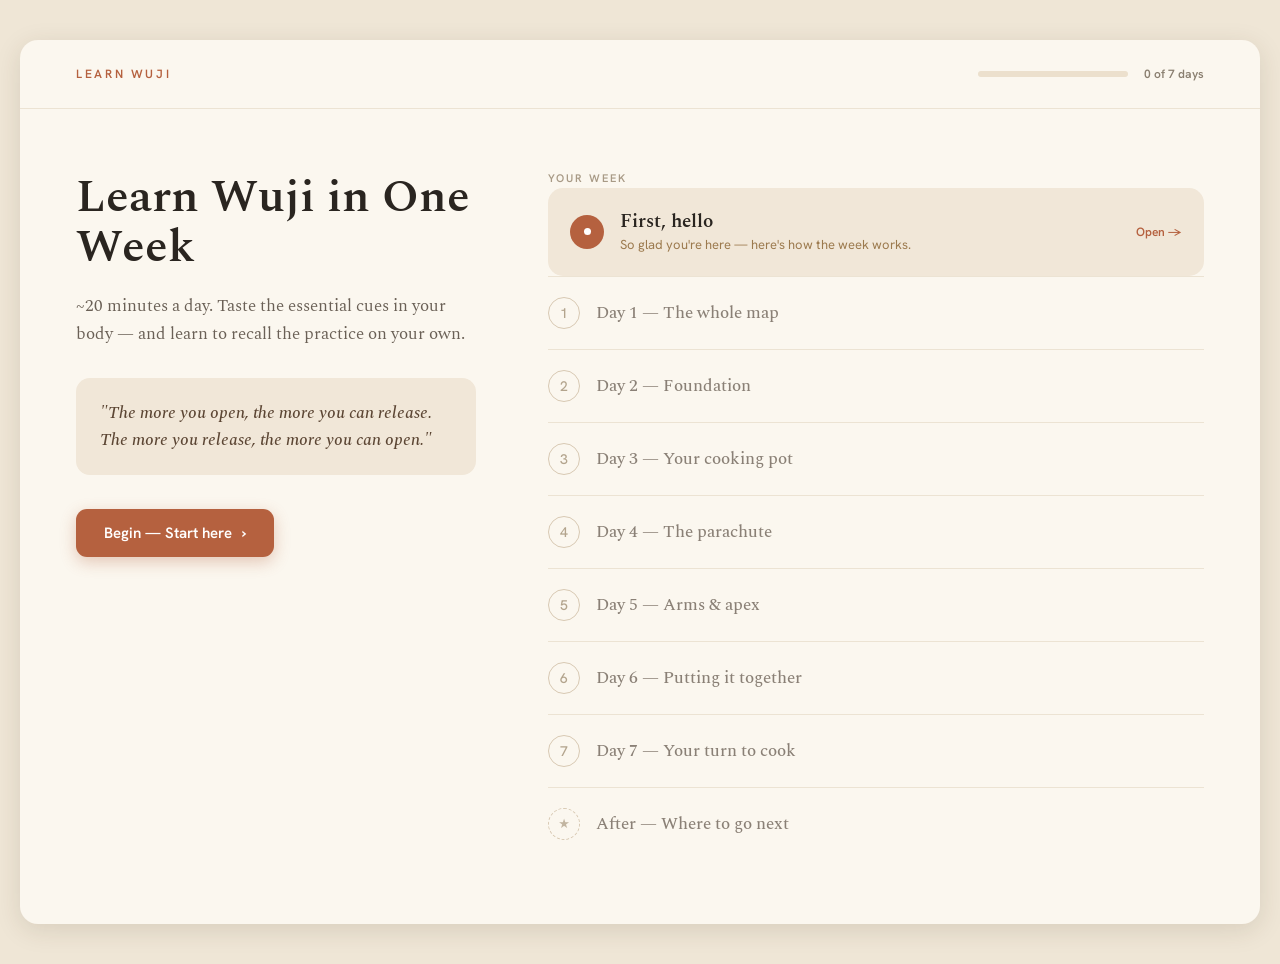
<file: index.html>
<!DOCTYPE html>
<html lang="en">
<head>
  <meta charset="utf-8">
  <meta name="viewport" content="width=device-width, initial-scale=1">
  <title>Learn Wuji in One Week</title>
  <link rel="preconnect" href="https://fonts.googleapis.com">
  <link rel="preconnect" href="https://fonts.gstatic.com" crossorigin>
  <link href="https://fonts.googleapis.com/css2?family=Spectral:ital,wght@0,400;0,500;0,600;1,400;1,500&family=Hanken+Grotesk:wght@300;400;500;600;700&family=Spline+Sans+Mono:wght@400;500;600&display=swap" rel="stylesheet">
  <link rel="stylesheet" href="styles.css">
</head>
<body>
  <main id="app" class="screen"></main>
  <script src="course-data.js"></script>
  <script src="app.js"></script>
</body>
</html>
</file>
<file: styles.css>
/* ============================================================
   Learn Wuji in One Week — v1 site
   Recreated from "Wuji Final — Structure 3" design handoff.
   Tokens are the spec; layout reflows mobile (<720px) → desktop.
   ============================================================ */

:root {
  /* Color tokens */
  --clay:   #B5613F;   /* primary accent */
  --clay-hover: #A4542F;
  --cocoa:  #5C4634;   /* deep accent */
  --ink:    #2A2520;   /* player bg, primary heading */
  --sand:   #F1E7D8;   /* warm panel */
  --paper:  #FBF7EF;   /* screen / card bg */
  --white:  #FFFFFF;
  --hairline: #ECE3D3;
  --hairline-solid: #D8C9B3;
  --hairline-sand: #E3D3BA;
  --wash:   #F6ECDC;   /* highlighted-script wash */
  --done-circle: #E7D9C5;
  --track-light: #ECE0CD;

  /* text */
  --t-heading: #2A2520;
  --t-body:    #3A352E;
  --t-body-2:  #5A5249;
  --t-secondary: #6A6056;
  --t-muted:   #8A8076;
  --t-muted-2: #9C7A4E;
  --t-faint:   #B3A48D;
  --t-faint-2: #BBAE9B;
  --t-faint-3: #C2B5A1;

  /* player on dark */
  --p-muted: #C69A78;
  --p-track: #4A3F35;
  --p-title: #F6ECDC;

  --eyebrow: #A89A86;

  /* type */
  --serif: 'Spectral', Georgia, serif;
  --sans: 'Hanken Grotesk', system-ui, sans-serif;
  --mono: 'Spline Sans Mono', ui-monospace, monospace;

  /* shadow */
  --sh-card: 0 6px 26px rgba(60,45,25,.13);
  --sh-play: 0 4px 13px rgba(181,97,63,.40);
  --sh-btn:  0 5px 16px rgba(181,97,63,.32);
}

* { box-sizing: border-box; }

html, body {
  margin: 0;
  background: #efe6d6;            /* canvas behind the card */
  color: var(--t-body);
  font-family: var(--sans);
  -webkit-font-smoothing: antialiased;
  text-rendering: optimizeLegibility;
}

/* The screen card */
.screen {
  display: block;
  background: var(--paper);
  min-height: 100vh;
}

/* Generic helpers */
.eyebrow {
  font: 600 11px/1 var(--sans);
  letter-spacing: .18em;
  text-transform: uppercase;
  color: var(--eyebrow);
}
.eyebrow.clay { color: var(--clay); letter-spacing: .2em; }
/* .only-mobile keeps its natural display on mobile; hidden at desktop (media query). */

a { color: inherit; text-decoration: none; }
button { font-family: inherit; cursor: pointer; border: none; background: none; }

em { font-style: italic; }
strong { font-weight: 600; }

/* ======================= HOME ======================= */

.home-wrap { padding: 34px 26px 30px; }

.home-eyebrow { letter-spacing: .22em; color: var(--clay); }

.home-h1 {
  font: 600 30px/1.14 var(--serif);
  margin: 14px 0 0;
  color: var(--t-heading);
}
.home-intro {
  font: 400 15px/1.65 var(--serif);
  color: var(--t-secondary);
  margin: 13px 0 0;
}
.quote-panel {
  margin: 24px 0 0;
  padding: 18px 20px;
  background: var(--sand);
  border-radius: 13px;
}
.quote-panel p {
  font: 500 16px/1.55 var(--serif);
  font-style: italic;
  color: var(--cocoa);
  margin: 0;
}

.progress-row {
  display: flex;
  align-items: center;
  gap: 13px;
  margin: 26px 0 0;
}
.progress-track {
  flex: 1;
  height: 6px;
  border-radius: 3px;
  background: var(--track-light);
  overflow: hidden;
}
.progress-fill { height: 100%; background: var(--clay); border-radius: 3px; }
.progress-label {
  font: 600 12px/1 var(--sans);
  color: #8A7F70;
  white-space: nowrap;
}

.week-eyebrow { margin: 32px 0 6px; }

/* week list */
.week-list { margin: 0; }
.row {
  display: flex;
  align-items: center;
  gap: 15px;
  padding: 17px 0;
  border-top: 1px solid var(--hairline);
  width: 100%;
  text-align: left;
  cursor: pointer;
}
.row:first-child { border-top: none; }
.row .circle {
  width: 30px; height: 30px;
  border-radius: 50%;
  display: flex; align-items: center; justify-content: center;
  flex: 0 0 auto;
  font: 600 14px/1 var(--sans);
}
.row .title { flex: 1; font: 500 16px/1.3 var(--serif); }

.row.completed .circle { background: var(--done-circle); color: var(--t-muted-2); }
.row.completed .title  { color: var(--t-body-2); }

.row.upcoming .circle  { border: 1px solid var(--hairline-solid); color: var(--t-faint); font-weight: 500; }
.row.upcoming .title   { color: var(--t-muted); }

.row.after .circle { border: 1px dashed var(--hairline-solid); color: var(--t-faint-3); font-weight: 500; font-size: 13px; }
.row.after .title  { color: var(--t-muted); }

/* active row = sand panel */
.row.active {
  background: var(--sand);
  border-radius: 14px;
  border-top: none;
  padding: 18px 16px;
  margin-top: 3px;
}
.row.active + .row { border-top: 1px solid var(--hairline); }
.row.active .circle { width: 32px; height: 32px; background: var(--clay); color: #fff; }
/* quiet "you are here" dot for active rows with no day number (e.g. Start here) */
.row.active .circle .adot { display: block; width: 7px; height: 7px; border-radius: 50%; background: #fff; }
.row.active .title  { font: 600 17px/1.25 var(--serif); color: var(--t-heading); }
.row.active .subtitle {
  font: 400 12.5px/1.3 var(--sans);
  color: var(--t-muted-2);
  margin-top: 3px;
}
.row .today {
  font: 600 12px/1 var(--sans);
  color: var(--clay);
  white-space: nowrap;
  flex: 0 0 auto;
}
.row:hover .title { color: var(--clay); }
.row.active:hover { filter: brightness(.985); }

/* desktop top bar (shared) — hidden on mobile */
.topbar {
  display: none;
  align-items: center;
  justify-content: space-between;
  padding: 28px 56px;
  border-bottom: 1px solid var(--hairline);
}
.topbar .wordmark { letter-spacing: .22em; color: var(--clay); font: 600 12px/1 var(--sans); text-transform: uppercase; }
.topbar .right { display: flex; align-items: center; gap: 16px; }
.topbar .progress-track { width: 150px; flex: 0 0 auto; }
.topbar .dayof { font: 500 13px/1 var(--sans); color: var(--eyebrow); }

/* back link (shared by topbar + mobile) — padded hit area, clear hover */
.backlink {
  display: inline-flex;
  align-items: center;
  font: 600 13px/1 var(--sans);
  color: var(--clay);
  cursor: pointer;
  padding: 7px 10px;
  margin: -7px -10px;     /* keep visual position; enlarge clickable area */
  border-radius: 8px;
}
.backlink:hover { color: var(--clay-hover); background: var(--sand); }
.lesson-top-mobile .backlink { font-size: 12px; }

/* primary button */
.btn-primary {
  display: inline-flex;
  align-items: center;
  gap: 10px;
  font: 600 15px/1 var(--sans);
  color: #fff;
  background: var(--clay);
  padding: 16px 28px;
  border-radius: 11px;
  box-shadow: var(--sh-btn);
  margin-top: 34px;
}
.btn-primary:hover { background: var(--clay-hover); }
.btn-primary .chev { font-size: 16px; }
/* the home "Continue" button is desktop-only */
.btn-primary.continue { display: none; }

/* ======================= LESSON ======================= */

.lesson-top-mobile {
  display: flex;
  align-items: center;
  justify-content: space-between;
  padding: 26px 26px 0;
  font: 500 12px/1 var(--sans);
  color: var(--eyebrow);
}
.lesson-top-mobile .backlink { color: var(--clay); font-weight: 600; }

.lesson-head { padding: 20px 26px 0; }
.lesson-h1 {
  font: 600 29px/1.12 var(--serif);
  margin: 11px 0 0;
  color: var(--t-heading);
}
.lesson-oneliner {
  font: 400 15px/1.55 var(--serif);
  font-style: italic;
  color: var(--t-secondary);
  margin: 9px 0 0;
}

/* player */
.player {
  margin: 22px 26px 0;
  padding: 15px 18px;
  background: var(--ink);
  border-radius: 16px;
  display: flex;
  align-items: center;
  gap: 14px;
}
.player .playbtn {
  width: 50px; height: 50px;
  border-radius: 50%;
  background: var(--clay);
  display: flex; align-items: center; justify-content: center;
  flex: 0 0 auto;
  box-shadow: var(--sh-play);
}
.player .playbtn:hover { background: var(--clay-hover); }
.player .bars { display: flex; gap: 4px; }
.player .bars i { width: 4.5px; height: 18px; background: #fff; border-radius: 2px; display: block; }
.player .triangle {
  width: 0; height: 0;
  border-left: 16px solid #fff;
  border-top: 10px solid transparent;
  border-bottom: 10px solid transparent;
  margin-left: 4px;
}
.player .meta { flex: 1; min-width: 0; }
.player .now {
  font: 600 10px/1 var(--sans);
  letter-spacing: .14em;
  color: var(--p-muted);
  margin-bottom: 6px;
  text-transform: uppercase;
}
.player .track-title { font: 600 16px/1.2 var(--serif); color: var(--p-title); }
.player .scrub { display: flex; align-items: center; gap: 8px; margin-top: 9px; }
.player .ptrack {
  flex: 1; height: 3px;
  border-radius: 2px;
  background: var(--p-track);
  position: relative;
}
.player .pfill { width: 0; height: 100%; background: var(--clay); border-radius: 2px; }
.player .knob {
  position: absolute;
  left: 0;
  top: 50%;
  transform: translate(-50%,-50%);
  width: 9px; height: 9px;
  border-radius: 50%;
  background: var(--p-title);
}
.player .ptime { font: 500 10px/1 var(--mono); color: var(--p-muted); flex: 0 0 auto; }

/* non-interactive hero glyph (timer ⏱ / prompt dot) — same circle, no play affordance */
.player .playbtn.static { cursor: default; box-shadow: none; font-size: 22px; }
.player .playbtn.prompt { background: transparent; border: 1.5px solid var(--p-track); }
.player .prompt-dot { width: 12px; height: 12px; border-radius: 50%; background: var(--p-muted); display: block; }

/* self-narrate live timer (shares the .player ink frame) */
.timer-hero .timer-row { display: flex; align-items: center; gap: 12px; flex-wrap: wrap; margin-top: 8px; }
.timer-hero .timer-display { font: 600 22px/1 var(--mono); color: var(--p-title); min-width: 64px; }
.timer-hero .timer-controls { display: flex; gap: 6px; flex-wrap: wrap; }
.timer-hero .t-btn {
  font: 500 12px/1 var(--sans);
  padding: 7px 10px;
  border-radius: 7px;
  border: 1px solid var(--p-track);
  background: transparent;
  color: var(--p-title);
  cursor: pointer;
}
.timer-hero .t-btn:hover { background: rgba(255,255,255,.07); }
/* the play/pause circle reuses .player .playbtn (clay, hover, shadow) — it IS the start control */
.timer-hero .t-toggle { padding: 0; }

.session-eyebrow { margin: 28px 26px 4px; }

/* desktop-only step caption under the player */
.step-caption { display: none; }

/* closing note (e.g. Day 7) */
.lesson-closing {
  margin: 22px 26px 36px;
  padding: 18px 20px;
  background: var(--sand);
  border-radius: 14px;
  font: 400 15px/1.65 var(--serif);
  color: var(--t-body-2);
}
.lesson-closing a { color: var(--clay); font-weight: 500; }

/* completion block at the bottom of a day / article */
.day-finish {
  margin: 26px 26px 40px;
  padding-top: 28px;
  border-top: 1px solid var(--hairline);
  text-align: center;
}
.btn-primary.finish-btn { margin-top: 0; }
.article .day-finish { margin: 30px 0 0; }

.accordion { padding: 0 26px 36px; }

/* segment rows (collapsed) */
.seg {
  display: flex;
  align-items: center;
  gap: 14px;
  padding: 17px 0;
  border-top: 1px solid var(--hairline);
  width: 100%;
  text-align: left;
  cursor: pointer;
}
.seg:first-child { border-top: none; }
.seg .scircle {
  width: 26px; height: 26px;
  border-radius: 50%;
  display: flex; align-items: center; justify-content: center;
  flex: 0 0 auto;
  font: 600 13px/1 var(--sans);
}
.seg .stitle { flex: 1; font: 500 15px/1.3 var(--serif); }
.seg .stitle .sub { font: 400 12px/1 var(--sans); color: var(--t-faint-2); }
.seg .sdur { font: 500 11px/1 var(--mono); color: var(--t-faint-2); }
.seg .schev { font: 400 13px/1 var(--sans); color: var(--t-faint-3); margin-left: 2px; }

.seg.completed .scircle { background: var(--done-circle); color: var(--t-muted-2); }
.seg.completed .stitle  { color: var(--t-muted); }

.seg.upcoming .scircle { border: 1px solid var(--hairline-solid); }
.seg.upcoming .stitle  { color: var(--t-body-2); }
.seg.upcoming .scircle .tri {
  width: 0; height: 0;
  border-left: 8px solid var(--t-faint);
  border-top: 5px solid transparent;
  border-bottom: 5px solid transparent;
  margin-left: 2px;
}
.seg.upcoming .scircle .dot {
  width: 7px; height: 7px;
  border-radius: 50%;
  background: var(--t-faint);
  display: block;
}
.seg.upcoming .scircle.timer { color: var(--t-faint); border-color: var(--hairline-solid); }
.seg:hover .stitle { color: var(--clay); }

/* expanded segment (sand panel) */
.seg-open {
  margin-top: 3px;
  background: var(--sand);
  border-radius: 15px;
  padding: 17px 19px;
}
.seg-open + .seg { border-top: 1px solid var(--hairline); margin-top: 3px; }
.seg-open .open-head {
  display: flex;
  align-items: center;
  gap: 13px;
  cursor: pointer;
}
.seg-open .open-head .scircle {
  width: 26px; height: 26px; border-radius: 50%;
  background: var(--clay);
  display: flex; align-items: center; justify-content: center;
  flex: 0 0 auto;
}
.seg-open .open-head .scircle .head-dot { width: 8px; height: 8px; border-radius: 50%; background: #fff; display: block; }
.seg-open .open-head .scircle .head-timer { font-size: 14px; line-height: 1; }
.seg-open .open-head .scircle .bars { display: flex; gap: 2.5px; }
.seg-open .open-head .scircle .bars i { width: 2.5px; height: 9px; background: #fff; border-radius: 1px; display: block; }
.seg-open .open-head .stitle { flex: 1; font: 600 16px/1.3 var(--serif); color: var(--t-heading); }
.seg-open .open-head .sdur { font: 500 11px/1 var(--mono); color: var(--t-muted-2); }
.seg-open .open-head .schev { color: var(--t-muted-2); margin-left: 5px; }

.seg-body {
  margin-top: 15px;
  padding-top: 15px;
  border-top: 1px solid var(--hairline-sand);
}
.seg-body p {
  font: 400 16px/1.8 var(--serif);
  color: var(--t-body);
  margin: 0 0 13px;
}
.seg-body p:last-child { margin-bottom: 0; }
.seg-body p .lead { font-weight: 600; color: var(--t-heading); }
/* highlighted essentialized-cue line */
.seg-body p.cue {
  font-weight: 500;
  color: var(--t-heading);
  background: var(--wash);
  border-radius: 7px;
  padding: 9px 13px;
  box-shadow: inset 3px 0 0 var(--clay);
}
.seg-body .note {
  font: 400 14.5px/1.7 var(--serif);
  color: var(--t-secondary);
  background: var(--wash);
  border-radius: 7px;
  padding: 11px 15px;
  margin: 0 0 13px;
}
.seg-body .note .note-label {
  display: block;
  font: 700 9.5px/1 var(--sans);
  letter-spacing: .12em;
  text-transform: uppercase;
  color: var(--t-muted-2);
  margin-bottom: 7px;
}

/* checklist (recall / self-narrate) */
.checklist { margin: 4px 0 0; padding: 0; list-style: none; }
.checklist li {
  display: flex; align-items: flex-start; gap: 10px;
  padding: 7px 0;
}
.checklist .box {
  width: 17px; height: 17px;
  border: 1.5px solid var(--t-faint);
  border-radius: 5px;
  flex: 0 0 auto;
  margin-top: 2px;
  cursor: pointer;
  display: flex; align-items: center; justify-content: center;
  color: #fff; font-size: 11px;
}
.checklist .box.checked { background: var(--clay); border-color: var(--clay); }
.checklist .ctext { font: 400 14.5px/1.4 var(--serif); color: var(--t-body); }

/* collapsible cue reveal — narrate / recall from memory first, then self-check */
.cuecheck {
  margin-top: 14px;
  border: 1px solid var(--hairline-solid);
  border-radius: 10px;
  background: var(--white);
  padding: 0 15px;
}
.cuecheck summary {
  cursor: pointer;
  list-style: none;
  font: 600 13px/1.3 var(--sans);
  color: var(--t-secondary);
  padding: 12px 0;
  display: flex;
  align-items: center;
}
.cuecheck summary::-webkit-details-marker { display: none; }
.cuecheck summary::before {
  content: '▸';
  color: var(--clay);
  font-size: 11px;
  margin-right: 9px;
}
.cuecheck[open] summary::before { content: '▾'; }
.cuecheck[open] summary { border-bottom: 1px solid var(--hairline); }
.cuecheck .checklist { padding: 4px 0 8px; }

/* success card */
.success {
  margin-top: 16px;
  padding: 15px 17px;
  background: var(--white);
  border-left: 4px solid var(--cocoa);
  border-radius: 0 11px 11px 0;
}
.success .slabel {
  font: 700 10px/1 var(--sans);
  letter-spacing: .12em;
  text-transform: uppercase;
  color: var(--cocoa);
  margin-bottom: 9px;
}
.success .stext { font: 400 14px/1.55 var(--serif); color: var(--t-body-2); margin: 0 0 12px; }
.success .check { display: flex; align-items: center; gap: 10px; cursor: pointer; }
.success .check .box {
  width: 18px; height: 18px;
  border: 1.5px solid var(--t-faint);
  border-radius: 5px;
  flex: 0 0 auto;
  display: flex; align-items: center; justify-content: center;
  color: #fff; font-size: 12px;
}
.success .check .box.checked { background: var(--clay); border-color: var(--clay); }
.success .check span { font: 500 13px/1.3 var(--sans); color: var(--t-secondary); }

/* audio-placeholder note */
.audio-placeholder {
  margin-top: 13px;
  font: 500 11px/1.4 var(--sans);
  letter-spacing: .04em;
  color: var(--t-faint);
  font-style: normal;
}

/* ======================= ARTICLE (Start here / Where to go next) ======================= */
.article { padding: 20px 26px 40px; }
.article h1 { font: 600 29px/1.12 var(--serif); color: var(--t-heading); margin: 12px 0 0; }
.article h2 { font: 600 19px/1.3 var(--serif); color: var(--t-heading); margin: 30px 0 0; }
.article p { font: 400 16px/1.75 var(--serif); color: var(--t-body); margin: 13px 0 0; }
.article ul { margin: 12px 0 0; padding-left: 20px; }
.article li { font: 400 16px/1.7 var(--serif); color: var(--t-body); margin: 7px 0; }
.article .lead-quote {
  margin: 22px 0 0;
  padding: 18px 20px;
  background: var(--sand);
  border-radius: 13px;
  font: 500 16px/1.55 var(--serif);
  font-style: italic;
  color: var(--cocoa);
}
.article .callout {
  margin: 16px 0 0;
  padding: 14px 18px;
  background: var(--wash);
  border-radius: 11px;
  font: 400 15px/1.65 var(--serif);
  color: var(--t-secondary);
}
.article .draft {
  color: var(--t-faint);
  font-style: italic;
}

/* ======================= RESPONSIVE: DESKTOP ======================= */
@media (min-width: 720px) {
  body { padding: 40px 0; }
  .screen {
    max-width: 1240px;
    margin: 0 auto;
    min-height: auto;
    border-radius: 18px;
    box-shadow: var(--sh-card);
    overflow: hidden;
  }
  .only-mobile { display: none !important; }
  .topbar { display: flex; }
  .btn-primary.continue { display: inline-flex; }
  .step-caption { display: block; }

  /* ---- Home desktop ---- */
  .home-wrap { padding: 0; }
  .home-body {
    display: flex;
    gap: 72px;
    padding: 64px 56px;
  }
  .home-hero { width: 400px; flex: 0 0 auto; }
  .home-hero .home-h1 { font: 600 46px/1.08 var(--serif); margin: 0; }
  .home-hero .home-intro { font: 400 17px/1.65 var(--serif); margin: 20px 0 0; }
  .home-hero .quote-panel { margin: 30px 0 0; padding: 22px 24px; border-radius: 14px; }
  .home-hero .quote-panel p { font-size: 17px; }
  .home-week { flex: 1; }
  .home-week .week-eyebrow { margin: 0 0 4px; }
  .home-week .row { padding: 20px 0; gap: 16px; }
  .home-week .row .circle { width: 32px; height: 32px; }
  .home-week .row .title { font-size: 17px; }
  .home-week .row.active { padding: 22px; border-radius: 15px; }
  .home-week .row.active .circle { width: 34px; height: 34px; }
  .home-week .row.active .title { font-size: 19px; }
  .home-week .row.active .subtitle { font-size: 13px; }

  /* ---- Lesson desktop ---- */
  .lesson-body {
    display: flex;
    gap: 72px;
    padding: 56px;
    align-items: flex-start;
  }
  .lesson-left { width: 400px; flex: 0 0 auto; position: sticky; top: 40px; }
  .lesson-left .lesson-head { padding: 0; }
  .lesson-left .lesson-h1 { font: 600 44px/1.06 var(--serif); margin: 14px 0 0; }
  .lesson-left .lesson-oneliner { font-size: 17px; line-height: 1.6; margin: 14px 0 0; }
  .lesson-left .player { margin: 32px 0 0; padding: 18px 20px; }
  .lesson-left .player .playbtn { width: 54px; height: 54px; }
  .lesson-left .player .bars i { width: 5px; height: 20px; }
  .step-caption { margin-top: 18px; font: 500 13px/1.5 var(--sans); color: var(--t-muted-2); }

  .lesson-right { flex: 1; max-width: 660px; }
  .lesson-right .session-eyebrow { margin: 0 0 4px; }
  .lesson-right .accordion { padding: 0; }
  .lesson-right .seg { padding: 22px 0; }
  .lesson-right .seg .scircle { width: 28px; height: 28px; }
  .lesson-right .seg .stitle { font-size: 17px; }
  .lesson-right .seg .sdur { font-size: 12px; }
  .lesson-right .seg-open { padding: 24px 28px; border-radius: 16px; }
  .lesson-right .seg-open .open-head .scircle { width: 28px; height: 28px; }
  .lesson-right .seg-open .open-head .stitle { font-size: 19px; }
  .lesson-right .seg-body { margin-top: 18px; padding-top: 18px; }
  .lesson-right .seg-body p { font-size: 17px; line-height: 1.85; margin-bottom: 14px; }
  .lesson-right .seg-body p.cue { padding: 11px 16px; border-radius: 8px; }
  .lesson-right .success { padding: 18px 22px; border-radius: 0 12px 12px 0; }
  .lesson-right .success .stext { font-size: 15px; line-height: 1.6; }
  .lesson-right .success .check span { font-size: 14px; }
  .lesson-right .day-finish { margin: 30px 0 0; }

  /* ---- Article desktop ---- */
  .article { max-width: 720px; margin: 0 auto; padding: 56px; }
  .article h1 { font-size: 42px; line-height: 1.06; }
  .article p, .article li { font-size: 17px; }
}
</file>
